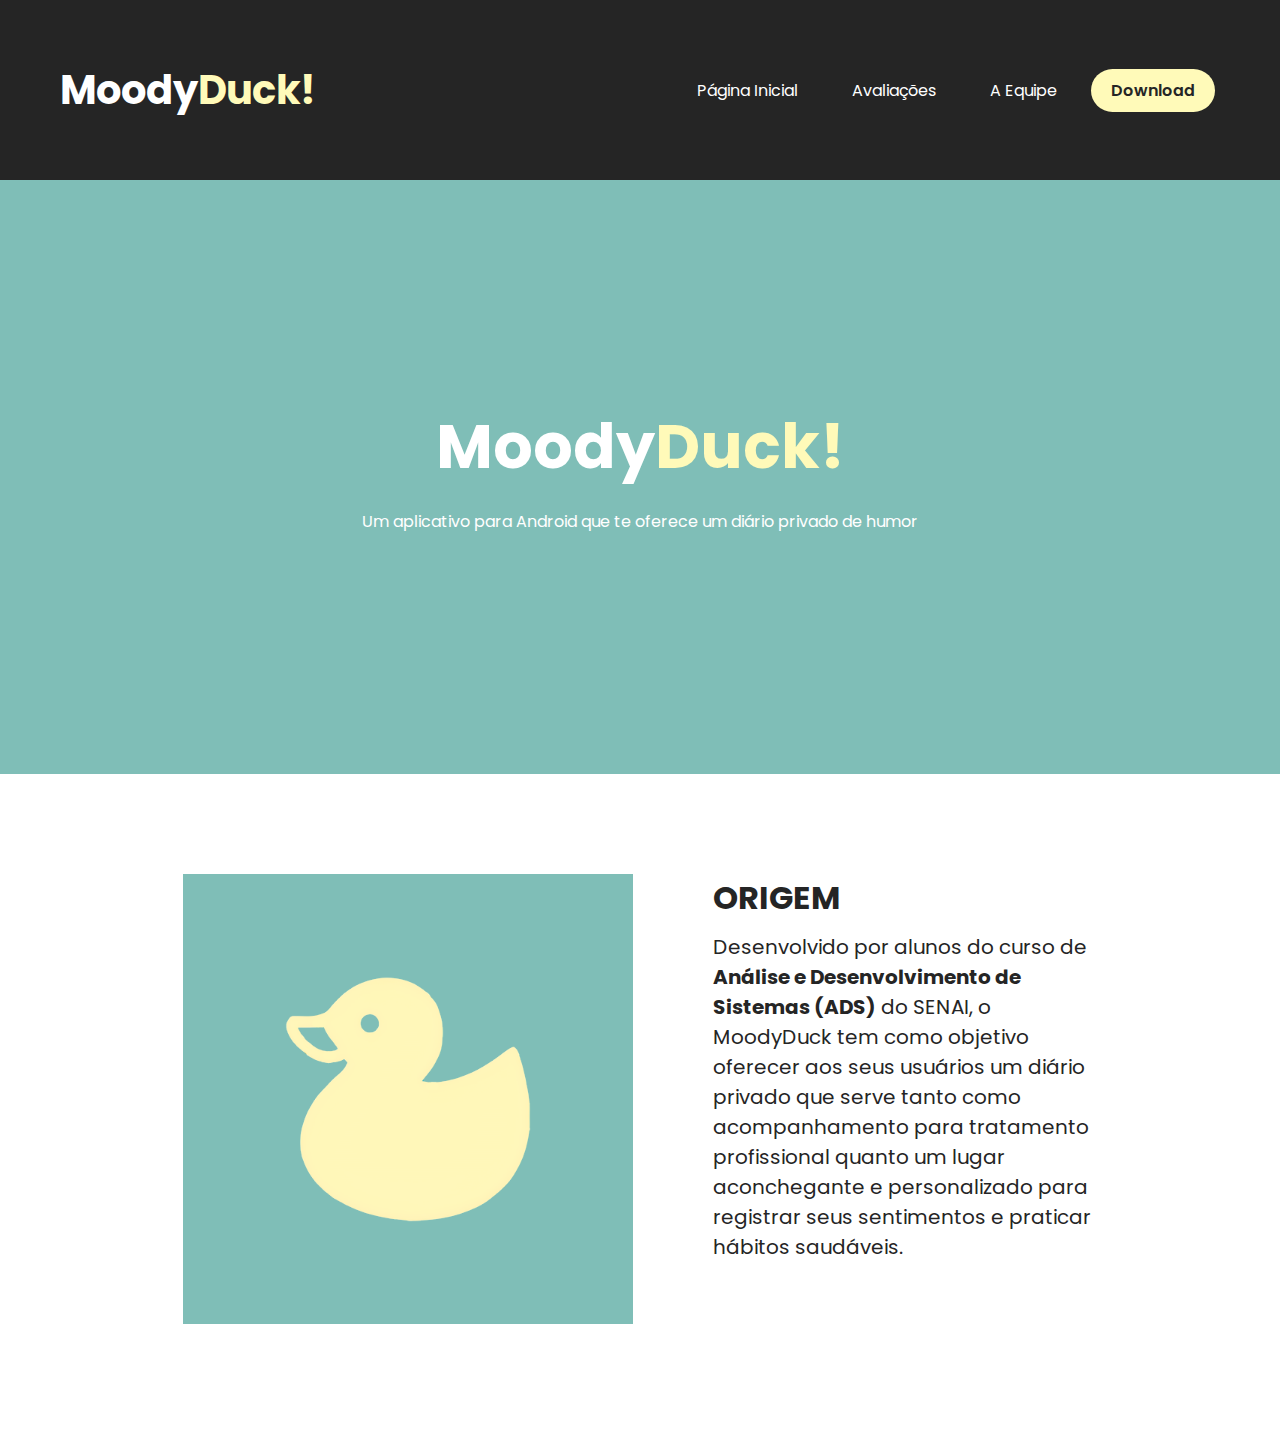
<file: index.html>
<!DOCTYPE html>
<html lang="pt-br">
<head>

    <meta charset="UTF-8">
    <meta http-equiv="X-UA-Compatible" content="IE=edge">

    <meta name="theme-color" content="black">
    <meta name="mobile-web-app-capable" content="yes">
    <meta name="apple-mobile-web-app-capable" content="yes">
    <meta name="apple-mobile-web-app-status-bar-style" content="black">

    <meta name="viewport" content="width=device-width, initial-scale=1.0">
    <link rel="stylesheet" href="https://cdnjs.cloudflare.com/ajax/libs/font-awesome/4.7.0/css/font-awesome.min.css">
    <link rel="icon" type="image/png" sizes="32x32" href="img/favicon-32x32.png">
    <link rel="icon" type="image/png" sizes="16x16" href="img/favicon-16x16.png">
    <link rel="shortcut icon" href="img/favicon-32x32.ico" type="image/x-ico">
    <link rel="stylesheet" href="css/index.css">

    <script defer src="js/script.js"></script>

    <title>MoodyDuck!</title>

</head>
<body>
    <header>
        <nav>
            <div id="nav-title">
                <a href="#"><h1>Moody<span id="highlight-title">Duck!</span></h1></a>
            </div>

            <div id="nav-pages">
                <a href="#">Página Inicial</a>
                <a href="#">Avaliações</a>
                <a href="#">A Equipe</a>
                <a href="downloads.html" id="download-button">Download</a>
            </div>

            <a href="javascript:void(0);" id="menu" onclick="showMenu()">
                <i class="fa fa-bars"></i>
            </a>
        </nav>
        
    </header>

    
    <main class="main">
        <section>
            <div class="welcome-container">
                <h1 id="welcome-title">Moody<span>Duck!</span></h1>
                <p>Um aplicativo para Android que te oferece um diário privado de humor</p>
            </div>
        </section>

        <section class="about-container">
            <div class="about-img">
                <img src="img/duck_img.png" alt="Logo do aplicativo MoodyDuck">
            </div>
            <div class="about-text">
                <h1>ORIGEM</h1>
                <p>Desenvolvido por alunos do curso de <strong>Análise e Desenvolvimento de Sistemas (ADS)</strong> do SENAI, o MoodyDuck tem como objetivo
                    oferecer aos seus usuários um diário privado que serve tanto como acompanhamento para tratamento profissional quanto
                    um lugar aconchegante e personalizado para registrar seus sentimentos e praticar hábitos saudáveis.
                </p>
            </div>
        </section>
    </main>
</body>
</html>
</file>
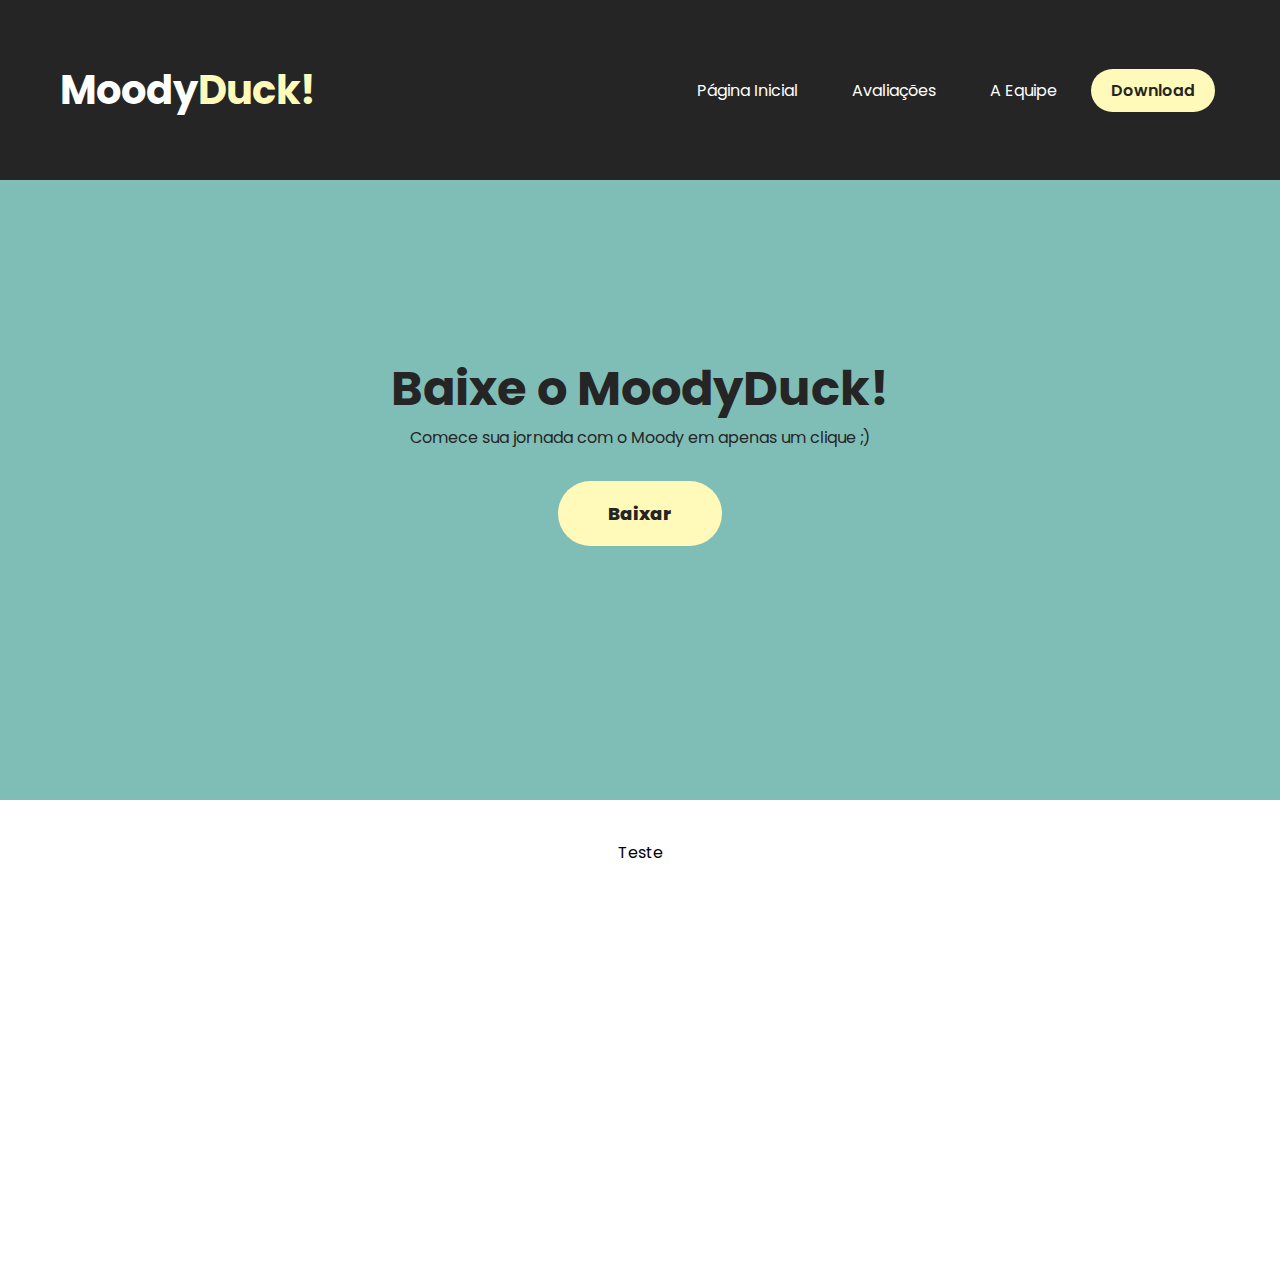
<file: downloads.html>
<!DOCTYPE html>
<html lang="pt-br">
<head>
    <meta charset="UTF-8">
    <meta http-equiv="X-UA-Compatible" content="IE=edge">
    <meta name="viewport" content="width=device-width, initial-scale=1.0">

    <meta name="apple-mobile-web-app-capable" content="yes">
    <meta name="apple-mobile-web-app-status-bar-style" content="#598580">

    <link rel="stylesheet" href="https://cdnjs.cloudflare.com/ajax/libs/font-awesome/4.7.0/css/font-awesome.min.css">
    <link rel="icon" type="image/png" sizes="32x32" href="img/favicon-32x32.png">
    <link rel="icon" type="image/png" sizes="16x16" href="img/favicon-16x16.png">
    <link rel="shortcut icon" href="img/favicon-32x32.ico" type="image/x-ico">
    <link rel="stylesheet" href="css/downloads.css">
    <title>MoodyDuck!</title>
</head>
<body>
    <header>
        <nav>
            <div id="nav-title">
                <a href="index.html"><h1>Moody<span id="highlight-title">Duck!</span></h1></a>
            </div>

            <div id="nav-pages">
                <a href="index.html">Página Inicial</a>
                <a href="#">Avaliações</a>
                <a href="#">A Equipe</a>
                <a href="#" id="download-button">Download</a>
            </div>

            <a href="javascript:void(0);" id="menu" onclick="showMenu()">
                <i class="fa fa-bars"></i>
            </a>
        </nav>
        
    </header>

    <main>
            <section class="download-container">
                <div class="download-content">
                    <h1>Baixe o MoodyDuck!</h1>
                    <p>Comece sua jornada com o Moody em apenas um clique ;)</p>

                    <br>
                    <br>

                    <div class="download-button">
                        <a href="#" onclick="checkDevice()">Baixar</a>
                    </div>
                </div>
            </section>
            
            <section class="teste">
                <p>Teste</p>
            </section>
    </main>
    
    <script src="js/script.js"></script>
</body>
</html>
</file>
<file: css/index.css>
@import url('https://fonts.googleapis.com/css2?family=Poppins:wght@200;400;600;800&display=swap');

:root {
    --betterblack: #252525;
    --bgcolor: #7FBEB7;
    --menucolor: #598580;
    --shadecolor: #0000005b;
    --accentcolor: #FFFAB9;
}

body {
    width: 100%;
    margin: 0px;
    background-color: var(--menucolor);
    font-family: 'Poppins';
}

header {
    background-color: var(--betterblack);
    /* background-image: linear-gradient(var(--shadecolor), transparent);
    -webkit-backdrop-filter: blur(2px);
    backdrop-filter: blur(2px); */
    position: fixed;
    width: 100%;
}

nav {
    display: flex;
    width: auto;
}

main {
    display: block;
    background-color: var(--bgcolor);
    height: 100%;
    width: 100%;
    box-sizing: border-box;
    padding-top: 10rem;
    text-align: center;
    justify-content: center;
    margin: auto;
    color: white;
}

/* section welcome */

.welcome-container {
    margin: 15rem auto;
}

.welcome-container #welcome-title {
    color: white;
    margin: 0;
    font-size: 62px;
}

#welcome-title > span {
    color: var(--accentcolor);
}

/* section about */

.about-container {
    display: flex;
    box-sizing: border-box;
    width: 100%;
    margin: 0 auto;
    padding: 60px 0;
    justify-content: center;
    background-color: white;
    color: var(--betterblack);
}

.about-text {
    width: 30%;
    padding: 40px 20px 40px 40px;
    text-align: start;
}

.about-text > p {
    margin: 0;
    font-size: 20px;
}

.about-text > h1 {
    margin: 0 0 10px 0;
    font-size: 32px;
}

.about-img {
    width: fit-content;
    padding: 40px 40px 40px 20px;
}

.about-img > img {
    height: 450px;
}

/* style header */

#highlight-title {
    color: var(--accentcolor);
}

#nav-title a {
    display: block;
    margin: 60px;
    font-size: 20px;
    color: white;
    text-decoration: none;
    z-index: 99;
}

#nav-pages {
    display: block;
    margin: auto 60px auto auto;
}

#nav-pages a {
    text-decoration: none;
    background-color: transparent;
    color: white;
    border-radius: 25px;
    border-style: solid;
    border-width: 0px;
    padding: 10px 20px 10px 20px;
    margin: auto 5px auto 5px;
    transition: 300ms ease;
}

#nav-pages a:hover {
    color: white;
    background-color: white;
    color: var(--betterblack);
    border-width: 0px;
    transition: 300ms ease;
}

#nav-pages a#download-button {
    color: var(--betterblack);
    font-weight: 600;
    background-color: var(--accentcolor);
}

#nav-pages a#download-button:hover {
    background-color: white;
}

nav a#menu {
    display: none;
    text-decoration: none;
    margin: auto 60px auto auto;
    scale: 150%;
    cursor: pointer;
    color: white;
}

@media screen and (max-width: 960px) {

    /* style nav */

    #nav-pages {
        background-color: var(--menucolor);
        position: fixed;
        top: 0;
        left: 100%;
        width: 100%;
        min-height: 100vh;
        z-index: 98;
        align-items: center;
        padding: 125px 0px 0px 0px;
        margin: auto;
        transition: 300ms ease;
    }

    #nav-pages a#download-button {
        background-color: var(--accentcolor);
        color: var(--betterblack);
    }

    #nav-pages a#download-button:hover {
        background-color: white;
    }

    #nav-pages.ativo {
        left: 0;
    }

    #nav-pages a {
        display: block;
        width: 100vw;
        text-align: center;
        border-radius: 0px;
        padding: 30px 0;
        margin: 0 auto;
    }

    #nav-pages a:hover {
        background: white;
        color: var(--betterblack);
    }

    nav {
        height: fit-content;
    }

    nav a#menu {
        display: block;
        z-index: 100;
    }

    /* style section about */

    .about-img > img {
        height: 250px;
    }

    .about-text {
        width: 50%;
        padding: 40px 20px 40px 40px;
        text-align: start;
    }
    
    .about-text > p {
        margin: 0;
        font-size: 16px;
    }
    
    .about-text > h1 {
        margin: 0 0 10px 0;
        font-size: 24px;
    }

}

@media screen and (max-width: 610px) {
    
    /* style nav */

    #nav-title a {
        margin-left: 30px;
    }

    nav a#menu {
        margin-right: 30px;
    }

    /* style section about */
    
    .about-container {
        display: block;
    }

    .about-img {
        padding: 0;
        margin: 0 auto;
    }

    .about-text {
        width: 80%;
        padding: 0;
        margin: 0 auto;
        text-align: center;
    }

    .about-text > h1 {
        margin: 10px 0px;
    }

    /* style section welcome */

    .welcome-container > p {
        margin: 15px 75px;
    }

}

@media screen and (max-width: 400px) {

    /* style section welcome */

}
</file>
<file: css/downloads.css>
@import url('https://fonts.googleapis.com/css2?family=Poppins:wght@200;400;600;800&display=swap');

:root {
    --betterblack: #252525;
    --bgcolor: #7FBEB7;
    --menucolor: #598580;
    --shadecolor: #0000005b;
    --accentcolor: #FFFAB9;
}

body {
    margin: 0px;
    background-color: var(--bgcolor);
    font-family: 'Poppins';
}

header {
    background-color: var(--betterblack);
    /* background-image: linear-gradient(var(--shadecolor), transparent);
    -webkit-backdrop-filter: blur(2px);
    backdrop-filter: blur(2px); */
    position: fixed;
    width: 100%;
}

nav {
    display: flex;
    width: auto;
}

#highlight-title {
    color: var(--accentcolor);
}

#nav-title a {
    display: block;
    margin: 60px;
    font-size: 20px;
    color: white;
    text-decoration: none;
    z-index: 99;
}

#nav-pages {
    display: block;
    margin: auto 60px auto auto;
}

#nav-pages a {
    text-decoration: none;
    background-color: transparent;
    color: white;
    border-radius: 25px;
    border-style: solid;
    border-width: 0px;
    padding: 10px 20px 10px 20px;
    margin: auto 5px auto 5px;
    transition: 300ms ease;
}

#nav-pages a:hover {
    color: white;
    background-color: white;
    color: var(--betterblack);
    border-width: 0px;
    transition: 300ms ease;
}

#nav-pages a#download-button {
    color: var(--betterblack);
    font-weight: 600;
    background-color: var(--accentcolor);
}

#nav-pages a#download-button:hover {
    background-color: white;
}

nav a#menu {
    display: none;
    text-decoration: none;
    margin: auto 40px auto auto;
    scale: 150%;
    cursor: pointer;
    color: white;
}

/* style download-container */

.download-container {
    display: flex;
    align-items: center;
    width: 100%;
    height: 80vh;
    padding-top: 5rem;
    background-color: var(--bgcolor);
}

.download-content {
    display: block;
    color: var(--betterblack);
    width: 100%;
    text-align: center;
    justify-content: center;
    margin: 100px 10px 100px 10px;
}

.download-container h1 {
    font-size: 48px;
    margin: auto 20px auto 20px;
}

.download-container p {
    margin: auto 20px auto 20px;
}

.download-button {
    display: block;
}

.download-button a {
    background-color: var(--accentcolor);
    color: var(--betterblack);
    padding: 20px 50px;
    text-decoration: none;
    font-family: 'Poppins';
    font-weight: 800;
    font-size: 18px;
    border-radius: 100px;
    border-width: 0px;
    cursor: pointer;
}

.download-button a:hover {
    background-color: white;
}

/* style info*/

.teste {
    background-color: white;
    padding: 40px 15px 400px;
    width: 100%;
    box-sizing: border-box;
    margin: auto;
}

.teste p {
    width: fit-content;
    margin: auto;
}

@media screen and (max-width: 960px) {
    #nav-pages {
        background-color: var(--menucolor);
        position: fixed;
        top: 0;
        left: 100%;
        width: 100%;
        min-height: 100vh;
        z-index: 98;
        align-items: center;
        padding: 125px 0px 0px 0px;
        margin: auto;
        transition: 300ms ease;
    }

    #nav-pages a#download-button {
        background-color: var(--accentcolor);
        color: var(--betterblack);
    }

    #nav-pages a#download-button:hover {
        background-color: white;
    }

    #nav-pages.ativo {
        left: 0;
    }

    #nav-pages a {
        display: block;
        width: 100vw;
        text-align: center;
        border-radius: 0px;
        padding: 30px 0;
        margin: 0 auto;
    }

    #nav-pages a:hover {
        background: white;
        color: var(--betterblack);
    }

    nav {
        height: fit-content;
    }

    nav a#menu {
        display: block;
        z-index: 100;
    }
}

@media screen and (max-width: 610px) {
    .download-container h1 {
        font-size: 42px;
    }

    #nav-title a {
        margin-left: 30px;
    }

    nav a#menu {
        margin-right: 30px;
    }
}

@media screen and (max-width: 300px) {
    #nav-title a {
        font-size: 10px;
    }

    .download-container h1 {
        font-size: 24px;
    }
}
</file>
